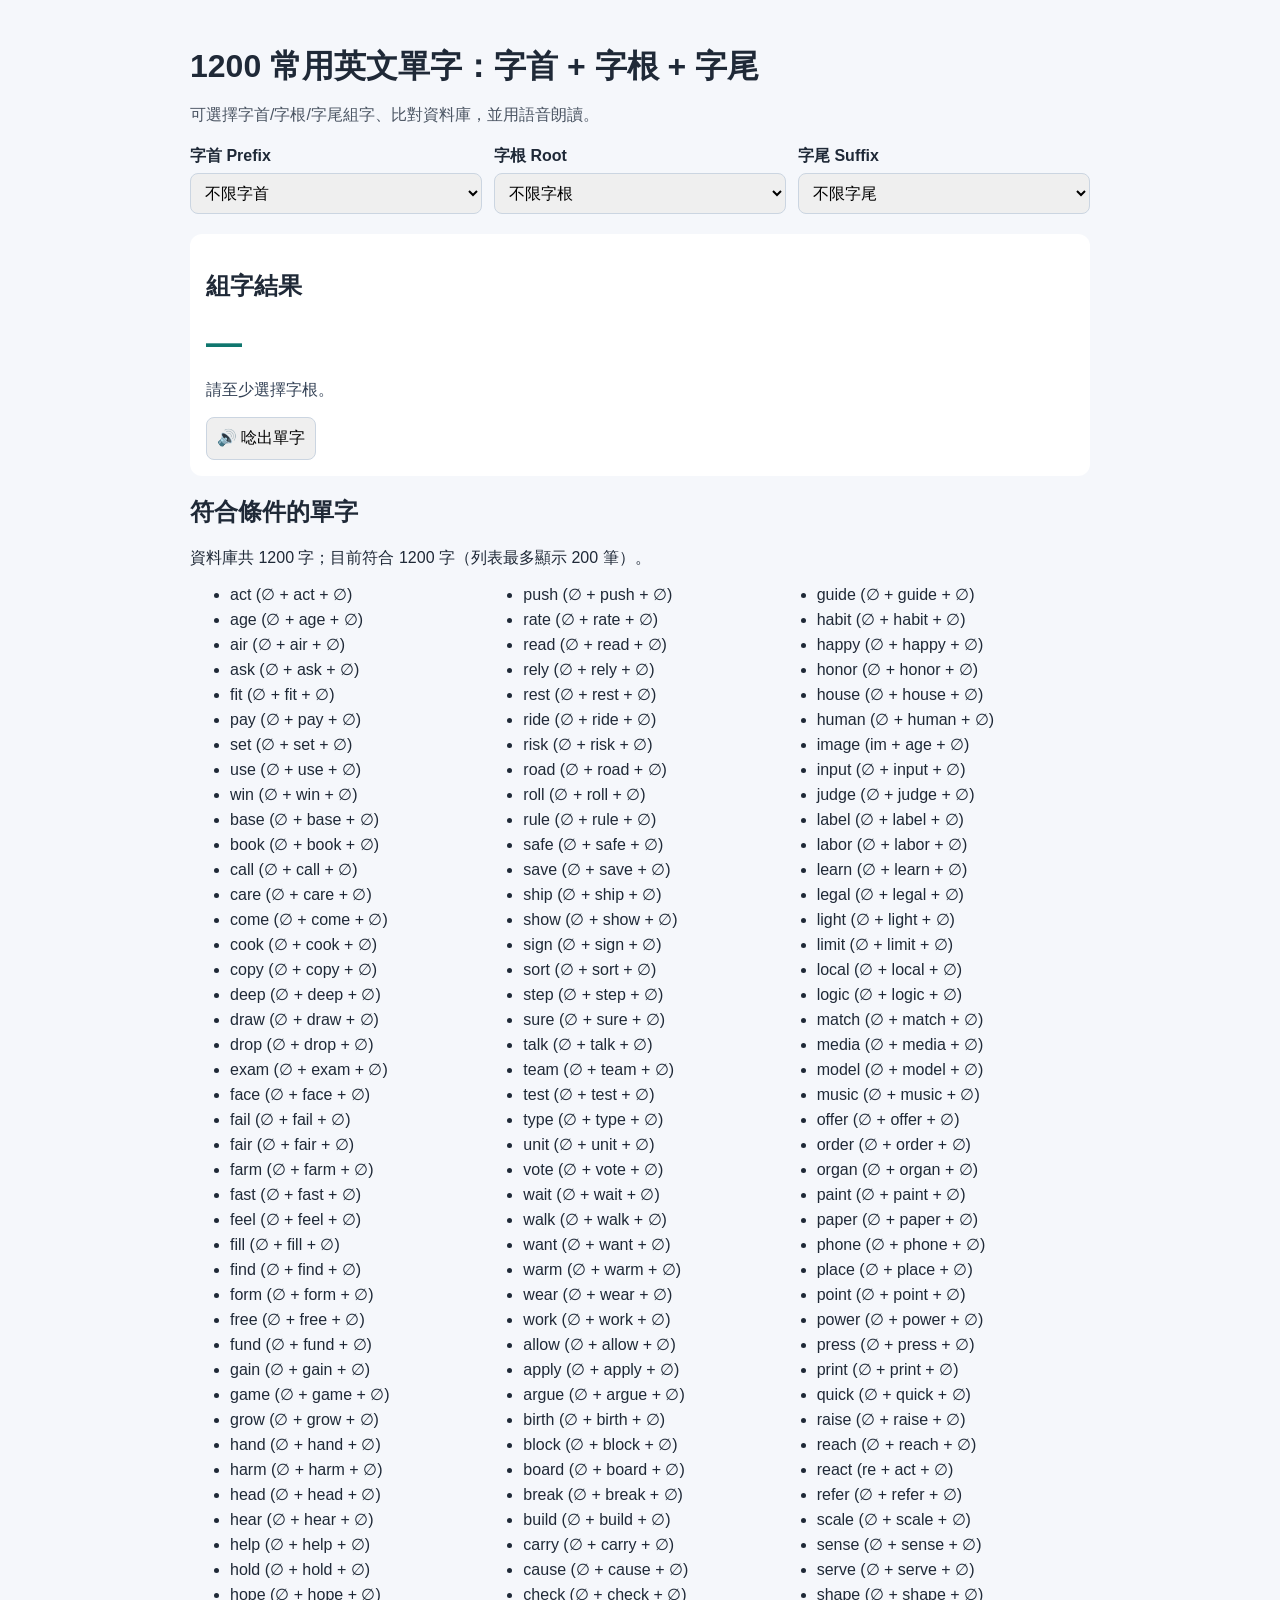
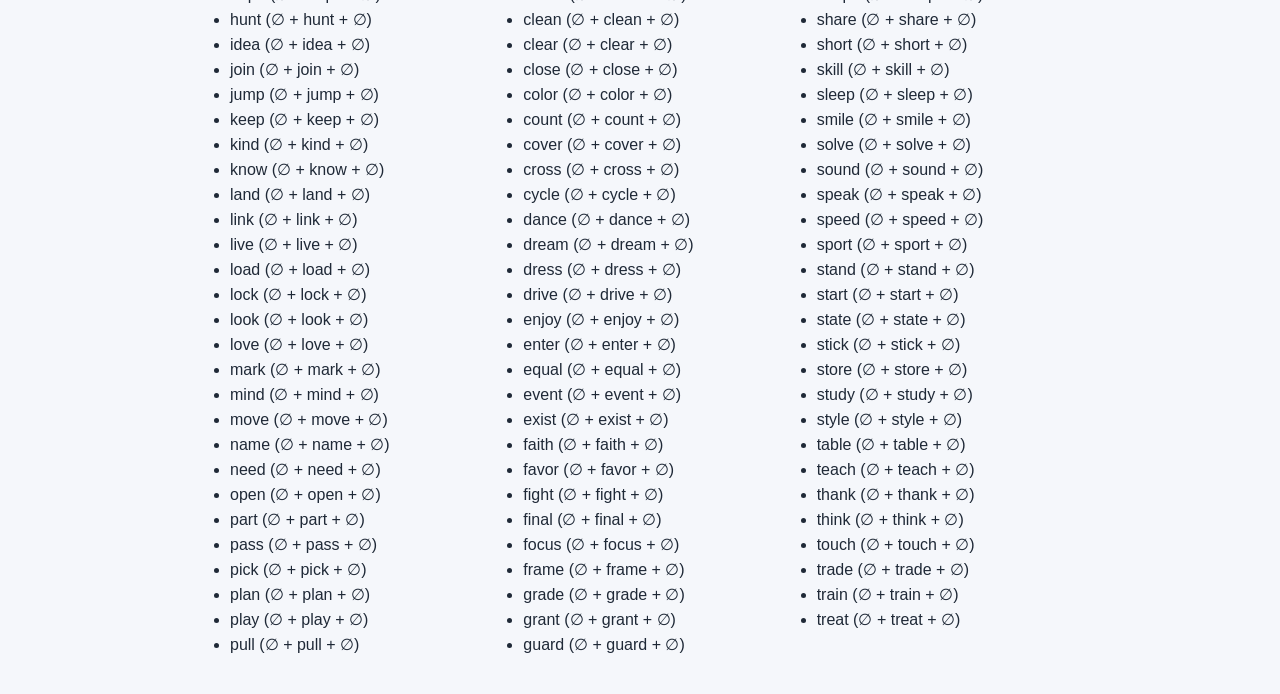
<file: index.html>
<!doctype html>
<html lang="zh-Hant">
  <head>
    <meta charset="UTF-8" />
    <meta name="viewport" content="width=device-width, initial-scale=1.0" />
    <title>1200 英文單字字根字首字尾組字 APP</title>
    <link rel="stylesheet" href="styles.css" />
  </head>
  <body>
    <main class="app">
      <h1>1200 常用英文單字：字首 + 字根 + 字尾</h1>
      <p class="hint">可選擇字首/字根/字尾組字、比對資料庫，並用語音朗讀。</p>

      <section class="controls">
        <label>
          字首 Prefix
          <select id="prefixSelect"></select>
        </label>
        <label>
          字根 Root
          <select id="rootSelect"></select>
        </label>
        <label>
          字尾 Suffix
          <select id="suffixSelect"></select>
        </label>
      </section>

      <section class="result">
        <h2>組字結果</h2>
        <p id="composedWord" class="word">—</p>
        <p id="wordStatus" class="status">請選擇字根，開始組字。</p>
        <button id="speakBtn" type="button">🔊 唸出單字</button>
      </section>

      <section>
        <h2>符合條件的單字</h2>
        <p id="countInfo"></p>
        <ul id="wordList"></ul>
      </section>
    </main>

    <script src="app.js"></script>
  </body>
</html>
</file>
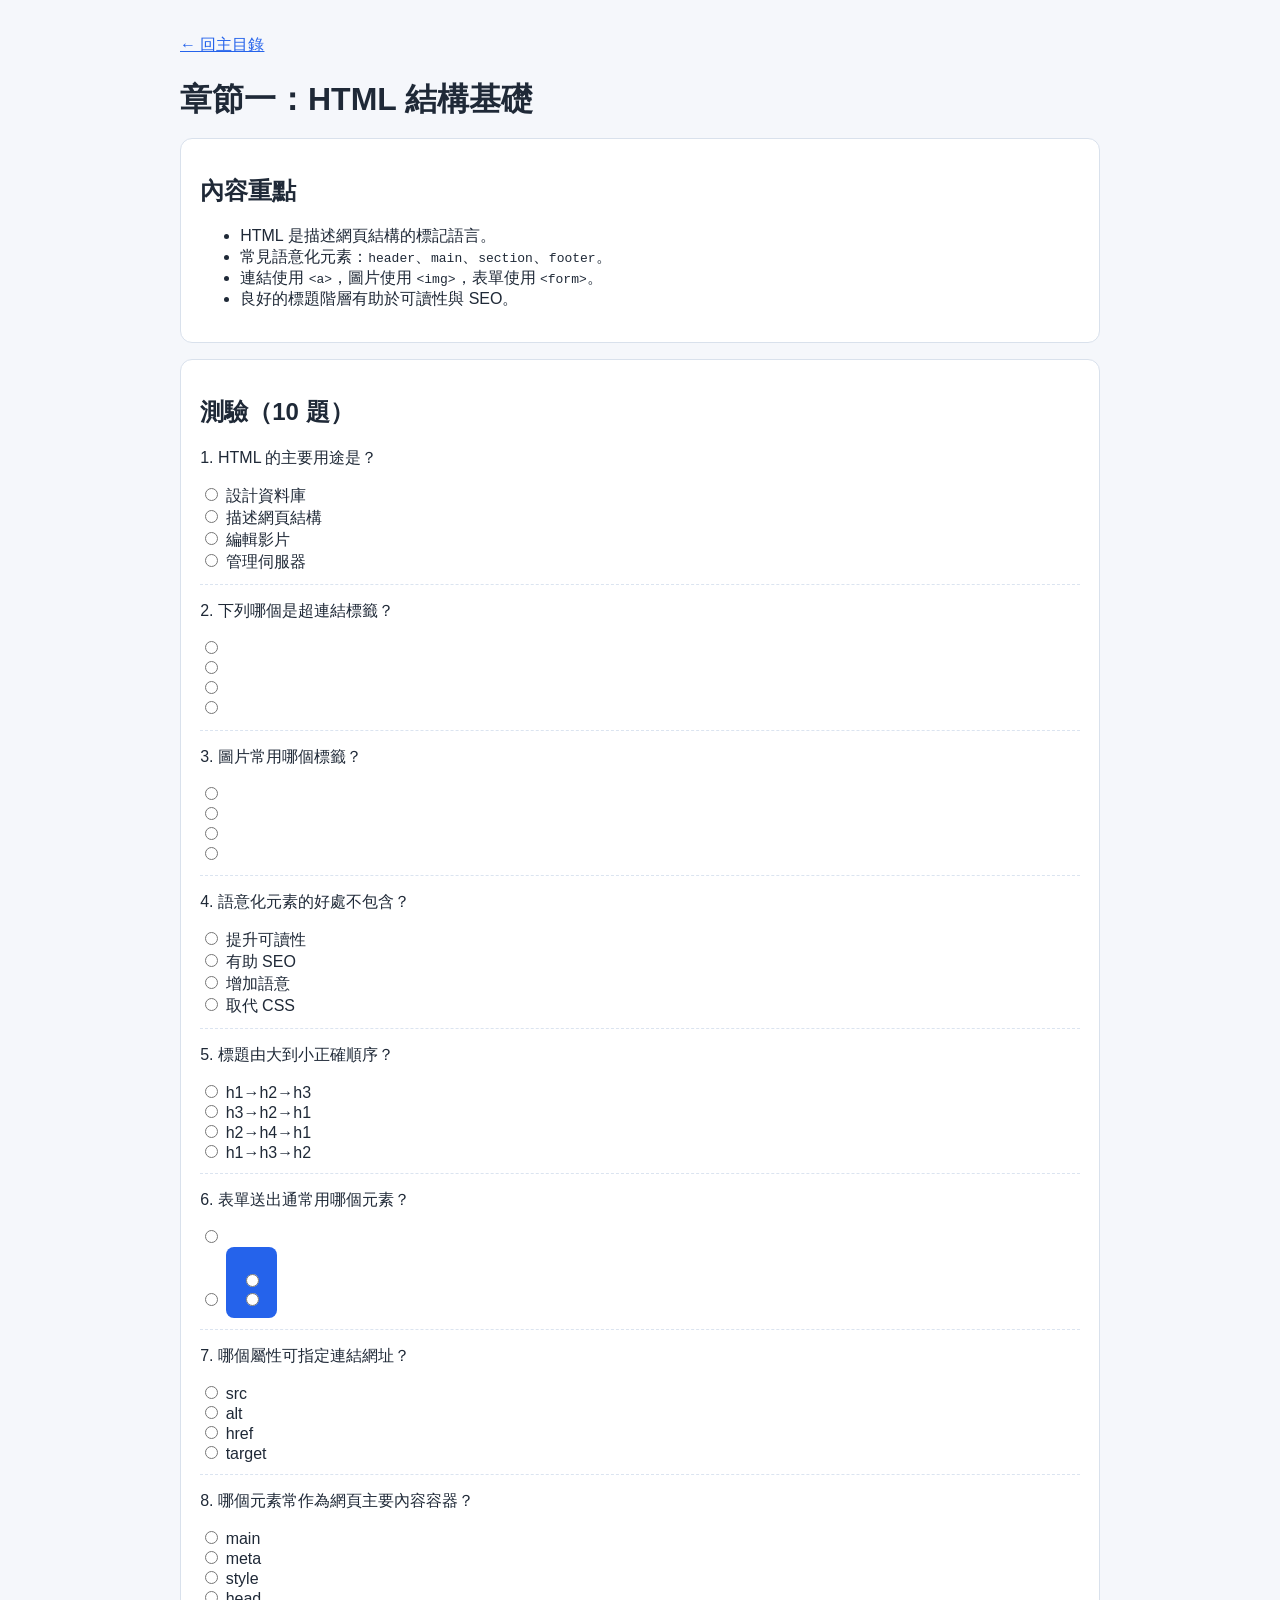
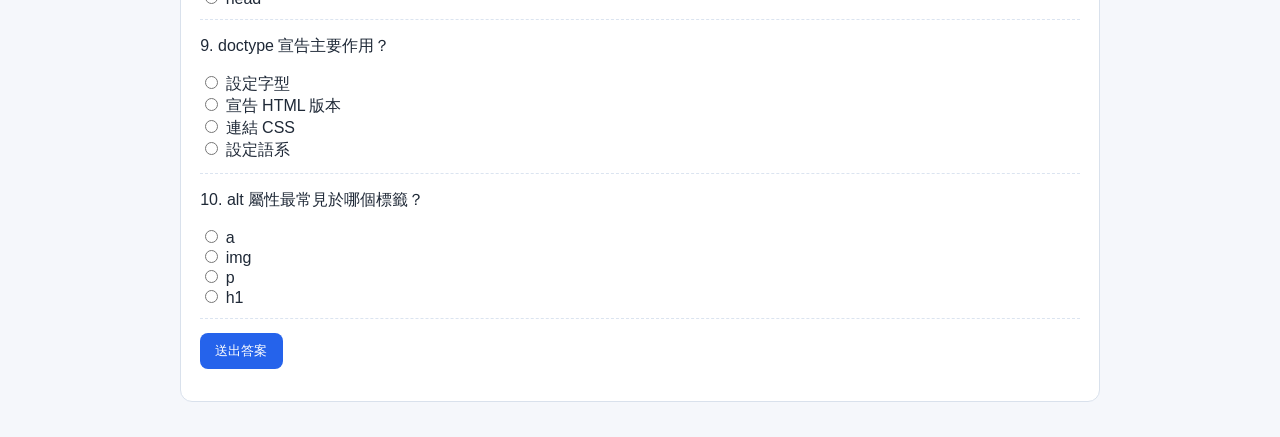
<file: chapters/chapter1.html>
<!doctype html>
<html lang="zh-Hant">
  <head>
    <meta charset="UTF-8" />
    <meta name="viewport" content="width=device-width, initial-scale=1.0" />
    <title>章節一：HTML 結構基礎</title>
    <style>
      body { font-family: "Noto Sans TC", sans-serif; margin: 0; background: #f5f7fb; color: #1f2937; }
      .wrap { max-width: 920px; margin: 0 auto; padding: 1.2rem; }
      a { color: #2563eb; }
      .card { background: white; border: 1px solid #d9e1ec; border-radius: 12px; padding: 1rem 1.2rem; margin: 1rem 0; }
      h1 { margin-bottom: .2rem; }
      .q { margin-bottom: .9rem; padding-bottom: .7rem; border-bottom: 1px dashed #dbe4f0; }
      button { background:#2563eb; color:#fff; border:0; border-radius:8px; padding:.55rem .95rem; cursor:pointer; }
      #result { margin-top: .9rem; font-weight: 700; }
    </style>
  </head>
  <body>
    <div class="wrap">
      <p><a href="../index.html">← 回主目錄</a></p>
      <h1>章節一：HTML 結構基礎</h1>
      <div class="card">
        <h2>內容重點</h2>
        <ul>
          <li>HTML 是描述網頁結構的標記語言。</li>
          <li>常見語意化元素：<code>header</code>、<code>main</code>、<code>section</code>、<code>footer</code>。</li>
          <li>連結使用 <code>&lt;a&gt;</code>，圖片使用 <code>&lt;img&gt;</code>，表單使用 <code>&lt;form&gt;</code>。</li>
          <li>良好的標題階層有助於可讀性與 SEO。</li>
        </ul>
      </div>

      <div class="card">
        <h2>測驗（10 題）</h2>
        <form id="quiz"></form>
        <button type="button" onclick="gradeQuiz()">送出答案</button>
        <p id="result"></p>
      </div>
    </div>

    <script>
      const questions = [
        ["HTML 的主要用途是？", ["設計資料庫", "描述網頁結構", "編輯影片", "管理伺服器"], 1],
        ["下列哪個是超連結標籤？", ["<link>", "<href>", "<a>", "<url>"], 2],
        ["圖片常用哪個標籤？", ["<img>", "<pic>", "<image>", "<src>"], 0],
        ["語意化元素的好處不包含？", ["提升可讀性", "有助 SEO", "增加語意", "取代 CSS"], 3],
        ["標題由大到小正確順序？", ["h1→h2→h3", "h3→h2→h1", "h2→h4→h1", "h1→h3→h2"], 0],
        ["表單送出通常用哪個元素？", ["<submit>", "<button>", "<send>", "<post>"], 1],
        ["哪個屬性可指定連結網址？", ["src", "alt", "href", "target"], 2],
        ["哪個元素常作為網頁主要內容容器？", ["main", "meta", "style", "head"], 0],
        ["doctype 宣告主要作用？", ["設定字型", "宣告 HTML 版本", "連結 CSS", "設定語系"], 1],
        ["alt 屬性最常見於哪個標籤？", ["a", "img", "p", "h1"], 1]
      ];

      const form = document.getElementById("quiz");
      questions.forEach((q, i) => {
        const block = document.createElement("div");
        block.className = "q";
        block.innerHTML = `<p>${i + 1}. ${q[0]}</p>` + q[1]
          .map((opt, idx) => `<label><input type="radio" name="q${i}" value="${idx}"> ${opt}</label><br>`)
          .join("");
        form.appendChild(block);
      });

      function gradeQuiz() {
        let score = 0;
        questions.forEach((q, i) => {
          const checked = document.querySelector(`input[name="q${i}"]:checked`);
          if (checked && Number(checked.value) === q[2]) score++;
        });
        document.getElementById("result").textContent = `你的分數：${score} / ${questions.length}`;
      }
    </script>
  </body>
</html>
</file>
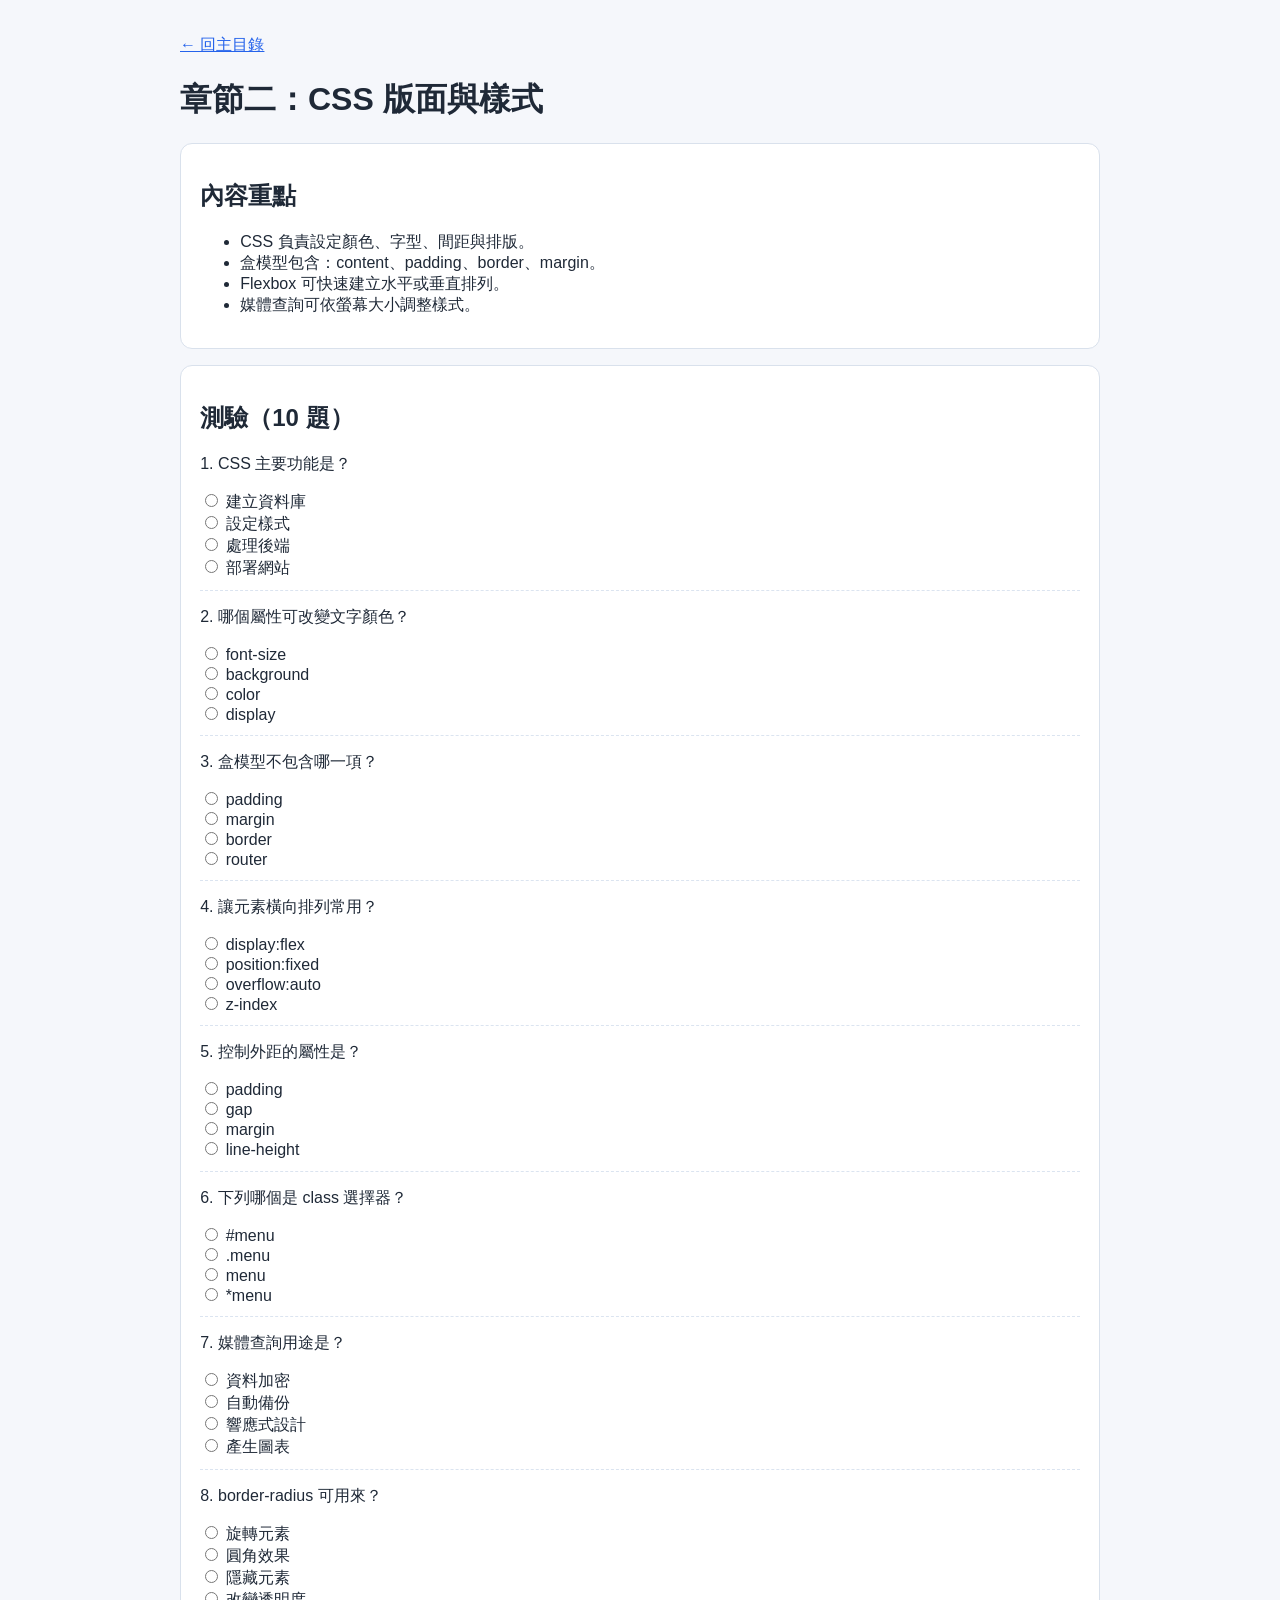
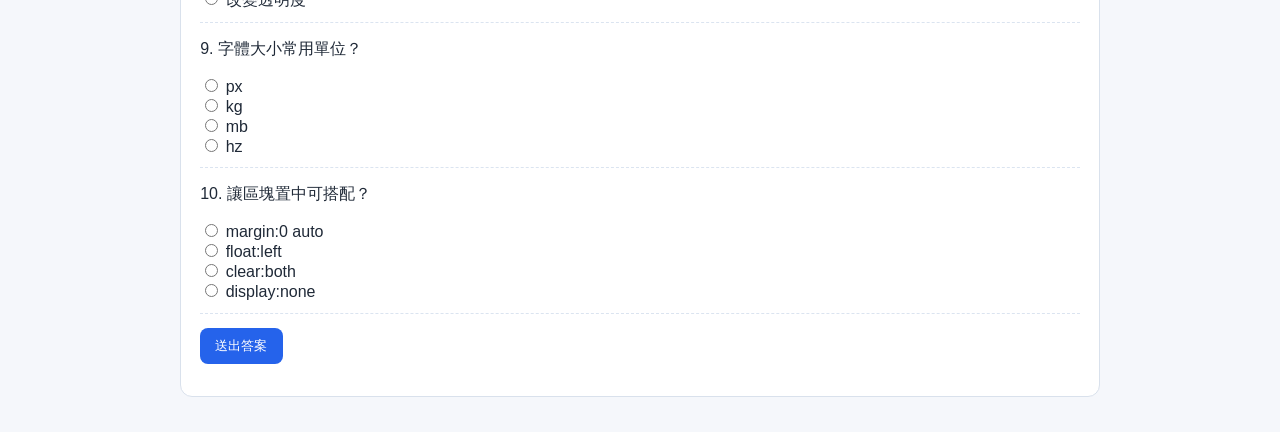
<file: chapters/chapter2.html>
<!doctype html>
<html lang="zh-Hant">
  <head>
    <meta charset="UTF-8" />
    <meta name="viewport" content="width=device-width, initial-scale=1.0" />
    <title>章節二：CSS 版面與樣式</title>
    <style>
      body { font-family: "Noto Sans TC", sans-serif; margin: 0; background: #f5f7fb; color: #1f2937; }
      .wrap { max-width: 920px; margin: 0 auto; padding: 1.2rem; }
      a { color: #2563eb; }
      .card { background: white; border: 1px solid #d9e1ec; border-radius: 12px; padding: 1rem 1.2rem; margin: 1rem 0; }
      .q { margin-bottom: .9rem; padding-bottom: .7rem; border-bottom: 1px dashed #dbe4f0; }
      button { background:#2563eb; color:#fff; border:0; border-radius:8px; padding:.55rem .95rem; cursor:pointer; }
      #result { margin-top: .9rem; font-weight: 700; }
    </style>
  </head>
  <body>
    <div class="wrap">
      <p><a href="../index.html">← 回主目錄</a></p>
      <h1>章節二：CSS 版面與樣式</h1>
      <div class="card">
        <h2>內容重點</h2>
        <ul>
          <li>CSS 負責設定顏色、字型、間距與排版。</li>
          <li>盒模型包含：content、padding、border、margin。</li>
          <li>Flexbox 可快速建立水平或垂直排列。</li>
          <li>媒體查詢可依螢幕大小調整樣式。</li>
        </ul>
      </div>

      <div class="card">
        <h2>測驗（10 題）</h2>
        <form id="quiz"></form>
        <button type="button" onclick="gradeQuiz()">送出答案</button>
        <p id="result"></p>
      </div>
    </div>

    <script>
      const questions = [
        ["CSS 主要功能是？", ["建立資料庫", "設定樣式", "處理後端", "部署網站"], 1],
        ["哪個屬性可改變文字顏色？", ["font-size", "background", "color", "display"], 2],
        ["盒模型不包含哪一項？", ["padding", "margin", "border", "router"], 3],
        ["讓元素橫向排列常用？", ["display:flex", "position:fixed", "overflow:auto", "z-index"], 0],
        ["控制外距的屬性是？", ["padding", "gap", "margin", "line-height"], 2],
        ["下列哪個是 class 選擇器？", ["#menu", ".menu", "menu", "*menu"], 1],
        ["媒體查詢用途是？", ["資料加密", "自動備份", "響應式設計", "產生圖表"], 2],
        ["border-radius 可用來？", ["旋轉元素", "圓角效果", "隱藏元素", "改變透明度"], 1],
        ["字體大小常用單位？", ["px", "kg", "mb", "hz"], 0],
        ["讓區塊置中可搭配？", ["margin:0 auto", "float:left", "clear:both", "display:none"], 0]
      ];

      const form = document.getElementById("quiz");
      questions.forEach((q, i) => {
        const block = document.createElement("div");
        block.className = "q";
        block.innerHTML = `<p>${i + 1}. ${q[0]}</p>` + q[1]
          .map((opt, idx) => `<label><input type="radio" name="q${i}" value="${idx}"> ${opt}</label><br>`)
          .join("");
        form.appendChild(block);
      });

      function gradeQuiz() {
        let score = 0;
        questions.forEach((q, i) => {
          const checked = document.querySelector(`input[name="q${i}"]:checked`);
          if (checked && Number(checked.value) === q[2]) score++;
        });
        document.getElementById("result").textContent = `你的分數：${score} / ${questions.length}`;
      }
    </script>
  </body>
</html>
</file>
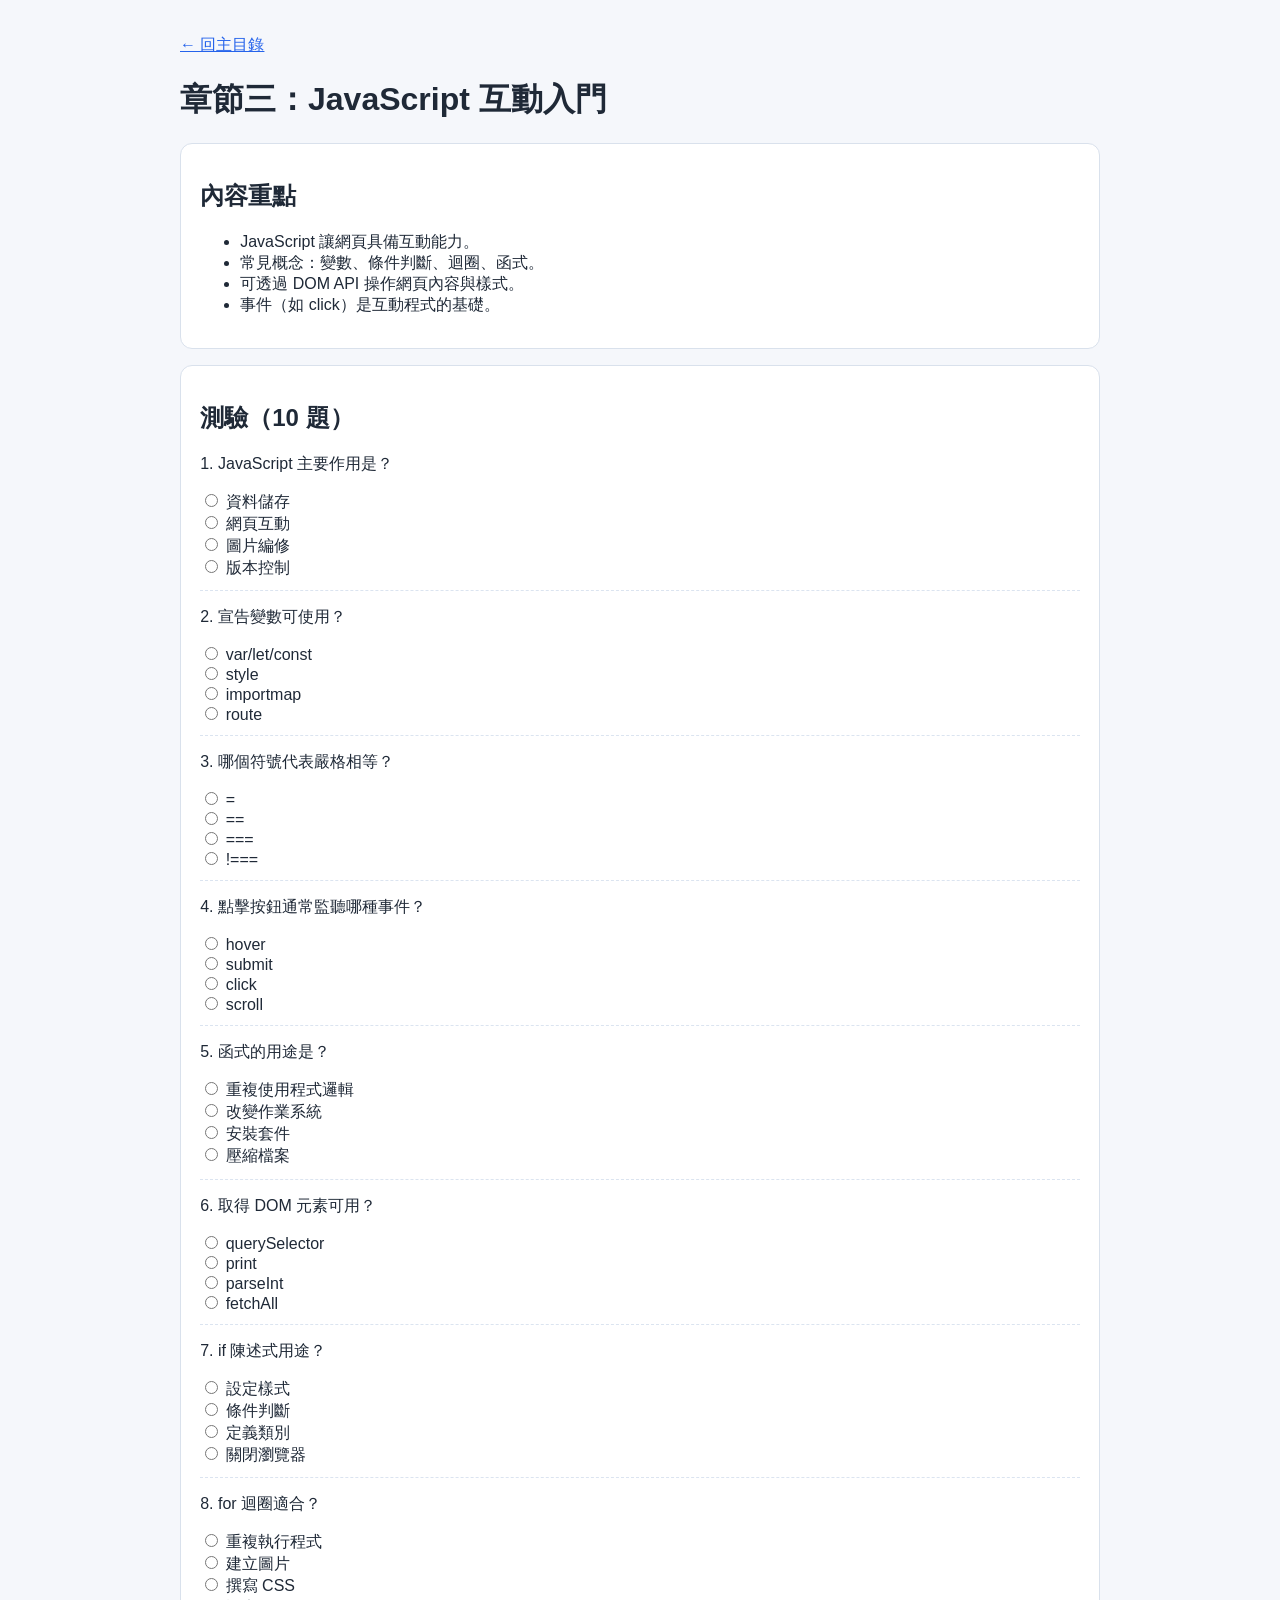
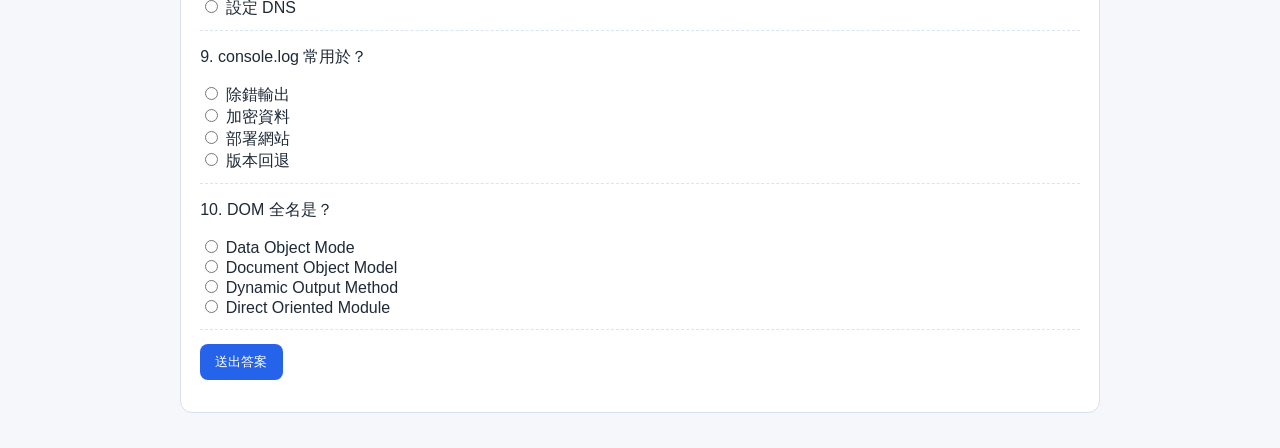
<file: chapters/chapter3.html>
<!doctype html>
<html lang="zh-Hant">
  <head>
    <meta charset="UTF-8" />
    <meta name="viewport" content="width=device-width, initial-scale=1.0" />
    <title>章節三：JavaScript 互動入門</title>
    <style>
      body { font-family: "Noto Sans TC", sans-serif; margin: 0; background: #f5f7fb; color: #1f2937; }
      .wrap { max-width: 920px; margin: 0 auto; padding: 1.2rem; }
      a { color: #2563eb; }
      .card { background: white; border: 1px solid #d9e1ec; border-radius: 12px; padding: 1rem 1.2rem; margin: 1rem 0; }
      .q { margin-bottom: .9rem; padding-bottom: .7rem; border-bottom: 1px dashed #dbe4f0; }
      button { background:#2563eb; color:#fff; border:0; border-radius:8px; padding:.55rem .95rem; cursor:pointer; }
      #result { margin-top: .9rem; font-weight: 700; }
    </style>
  </head>
  <body>
    <div class="wrap">
      <p><a href="../index.html">← 回主目錄</a></p>
      <h1>章節三：JavaScript 互動入門</h1>
      <div class="card">
        <h2>內容重點</h2>
        <ul>
          <li>JavaScript 讓網頁具備互動能力。</li>
          <li>常見概念：變數、條件判斷、迴圈、函式。</li>
          <li>可透過 DOM API 操作網頁內容與樣式。</li>
          <li>事件（如 click）是互動程式的基礎。</li>
        </ul>
      </div>

      <div class="card">
        <h2>測驗（10 題）</h2>
        <form id="quiz"></form>
        <button type="button" onclick="gradeQuiz()">送出答案</button>
        <p id="result"></p>
      </div>
    </div>

    <script>
      const questions = [
        ["JavaScript 主要作用是？", ["資料儲存", "網頁互動", "圖片編修", "版本控制"], 1],
        ["宣告變數可使用？", ["var/let/const", "style", "importmap", "route"], 0],
        ["哪個符號代表嚴格相等？", ["=", "==", "===", "!==="], 2],
        ["點擊按鈕通常監聽哪種事件？", ["hover", "submit", "click", "scroll"], 2],
        ["函式的用途是？", ["重複使用程式邏輯", "改變作業系統", "安裝套件", "壓縮檔案"], 0],
        ["取得 DOM 元素可用？", ["querySelector", "print", "parseInt", "fetchAll"], 0],
        ["if 陳述式用途？", ["設定樣式", "條件判斷", "定義類別", "關閉瀏覽器"], 1],
        ["for 迴圈適合？", ["重複執行程式", "建立圖片", "撰寫 CSS", "設定 DNS"], 0],
        ["console.log 常用於？", ["除錯輸出", "加密資料", "部署網站", "版本回退"], 0],
        ["DOM 全名是？", ["Data Object Mode", "Document Object Model", "Dynamic Output Method", "Direct Oriented Module"], 1]
      ];

      const form = document.getElementById("quiz");
      questions.forEach((q, i) => {
        const block = document.createElement("div");
        block.className = "q";
        block.innerHTML = `<p>${i + 1}. ${q[0]}</p>` + q[1]
          .map((opt, idx) => `<label><input type="radio" name="q${i}" value="${idx}"> ${opt}</label><br>`)
          .join("");
        form.appendChild(block);
      });

      function gradeQuiz() {
        let score = 0;
        questions.forEach((q, i) => {
          const checked = document.querySelector(`input[name="q${i}"]:checked`);
          if (checked && Number(checked.value) === q[2]) score++;
        });
        document.getElementById("result").textContent = `你的分數：${score} / ${questions.length}`;
      }
    </script>
  </body>
</html>
</file>
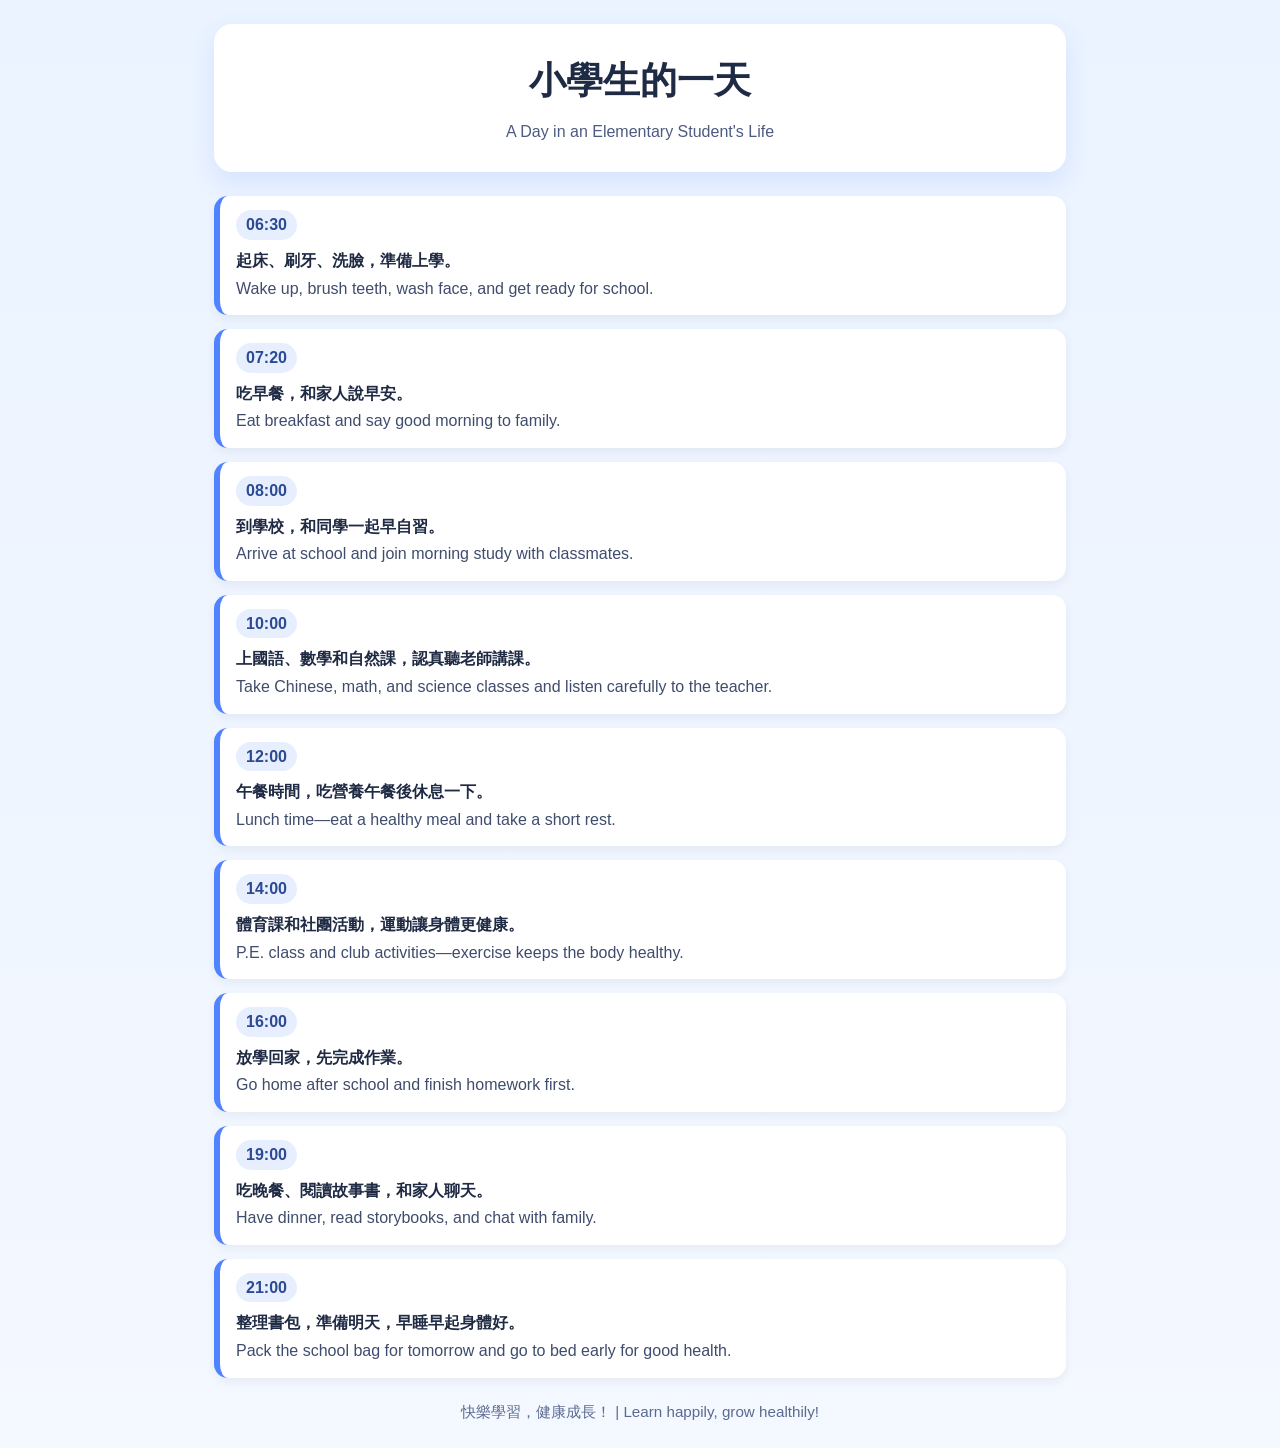
<file: students/elementary-day.html>
<!doctype html>
<html lang="zh-Hant">
  <head>
    <meta charset="UTF-8" />
    <meta name="viewport" content="width=device-width, initial-scale=1.0" />
    <title>小學生的一天 | A Day in an Elementary Student's Life</title>
    <style>
      :root {
        --bg: #f4f8ff;
        --card: #ffffff;
        --text: #1f2a44;
        --accent: #4f83ff;
        --accent-soft: #e7efff;
      }

      * {
        box-sizing: border-box;
      }

      body {
        margin: 0;
        font-family: "Noto Sans TC", "Segoe UI", Arial, sans-serif;
        color: var(--text);
        background: linear-gradient(180deg, #eaf3ff 0%, var(--bg) 100%);
        line-height: 1.6;
      }

      .container {
        max-width: 900px;
        margin: 0 auto;
        padding: 24px;
      }

      .hero {
        text-align: center;
        background: var(--card);
        border-radius: 18px;
        padding: 28px 20px;
        box-shadow: 0 10px 24px rgba(79, 131, 255, 0.14);
        margin-bottom: 24px;
      }

      .hero h1 {
        margin: 0;
        font-size: clamp(1.7rem, 3vw, 2.3rem);
      }

      .hero p {
        margin: 8px 0 0;
        color: #4d5b80;
      }

      .timeline {
        display: grid;
        gap: 14px;
      }

      .item {
        background: var(--card);
        border-radius: 14px;
        padding: 14px 16px;
        border-left: 6px solid var(--accent);
        box-shadow: 0 4px 10px rgba(31, 42, 68, 0.06);
      }

      .time {
        display: inline-block;
        background: var(--accent-soft);
        color: #2b4a93;
        font-weight: 700;
        border-radius: 999px;
        padding: 2px 10px;
        margin-bottom: 8px;
      }

      .zh {
        margin: 0;
        font-weight: 700;
      }

      .en {
        margin: 2px 0 0;
        color: #3f4c6d;
      }

      footer {
        margin-top: 22px;
        text-align: center;
        font-size: 0.95rem;
        color: #5b6a91;
      }
    </style>
  </head>
  <body>
    <main class="container">
      <section class="hero">
        <h1>小學生的一天</h1>
        <p>A Day in an Elementary Student's Life</p>
      </section>

      <section class="timeline" aria-label="daily schedule">
        <article class="item">
          <span class="time">06:30</span>
          <p class="zh">起床、刷牙、洗臉，準備上學。</p>
          <p class="en">Wake up, brush teeth, wash face, and get ready for school.</p>
        </article>

        <article class="item">
          <span class="time">07:20</span>
          <p class="zh">吃早餐，和家人說早安。</p>
          <p class="en">Eat breakfast and say good morning to family.</p>
        </article>

        <article class="item">
          <span class="time">08:00</span>
          <p class="zh">到學校，和同學一起早自習。</p>
          <p class="en">Arrive at school and join morning study with classmates.</p>
        </article>

        <article class="item">
          <span class="time">10:00</span>
          <p class="zh">上國語、數學和自然課，認真聽老師講課。</p>
          <p class="en">Take Chinese, math, and science classes and listen carefully to the teacher.</p>
        </article>

        <article class="item">
          <span class="time">12:00</span>
          <p class="zh">午餐時間，吃營養午餐後休息一下。</p>
          <p class="en">Lunch time—eat a healthy meal and take a short rest.</p>
        </article>

        <article class="item">
          <span class="time">14:00</span>
          <p class="zh">體育課和社團活動，運動讓身體更健康。</p>
          <p class="en">P.E. class and club activities—exercise keeps the body healthy.</p>
        </article>

        <article class="item">
          <span class="time">16:00</span>
          <p class="zh">放學回家，先完成作業。</p>
          <p class="en">Go home after school and finish homework first.</p>
        </article>

        <article class="item">
          <span class="time">19:00</span>
          <p class="zh">吃晚餐、閱讀故事書，和家人聊天。</p>
          <p class="en">Have dinner, read storybooks, and chat with family.</p>
        </article>

        <article class="item">
          <span class="time">21:00</span>
          <p class="zh">整理書包，準備明天，早睡早起身體好。</p>
          <p class="en">Pack the school bag for tomorrow and go to bed early for good health.</p>
        </article>
      </section>

      <footer>快樂學習，健康成長！ | Learn happily, grow healthily!</footer>
    </main>
  </body>
</html>
</file>
<file: styles.css>
:root {
  font-family: Inter, "Noto Sans TC", Arial, sans-serif;
  color: #1f2937;
  background: #f5f7fb;
}

body {
  margin: 0;
}

.app {
  max-width: 900px;
  margin: 0 auto;
  padding: 24px;
}

h1 { margin-bottom: 8px; }
.hint { color: #4b5563; }

.controls {
  display: grid;
  grid-template-columns: repeat(auto-fit, minmax(180px, 1fr));
  gap: 12px;
  margin: 20px 0;
}

label {
  display: flex;
  flex-direction: column;
  font-weight: 700;
  gap: 6px;
}

select, button {
  padding: 10px;
  border-radius: 8px;
  border: 1px solid #cbd5e1;
  font-size: 16px;
}

.result {
  background: white;
  border-radius: 12px;
  padding: 16px;
  margin-bottom: 20px;
}

.word {
  font-size: 36px;
  font-weight: 800;
  margin: 8px 0;
  color: #0f766e;
}

.status { color: #334155; }

#wordList {
  columns: 3;
  gap: 20px;
}

#wordList li { margin-bottom: 6px; }

@media (max-width: 720px) {
  #wordList { columns: 2; }
}
</file>
